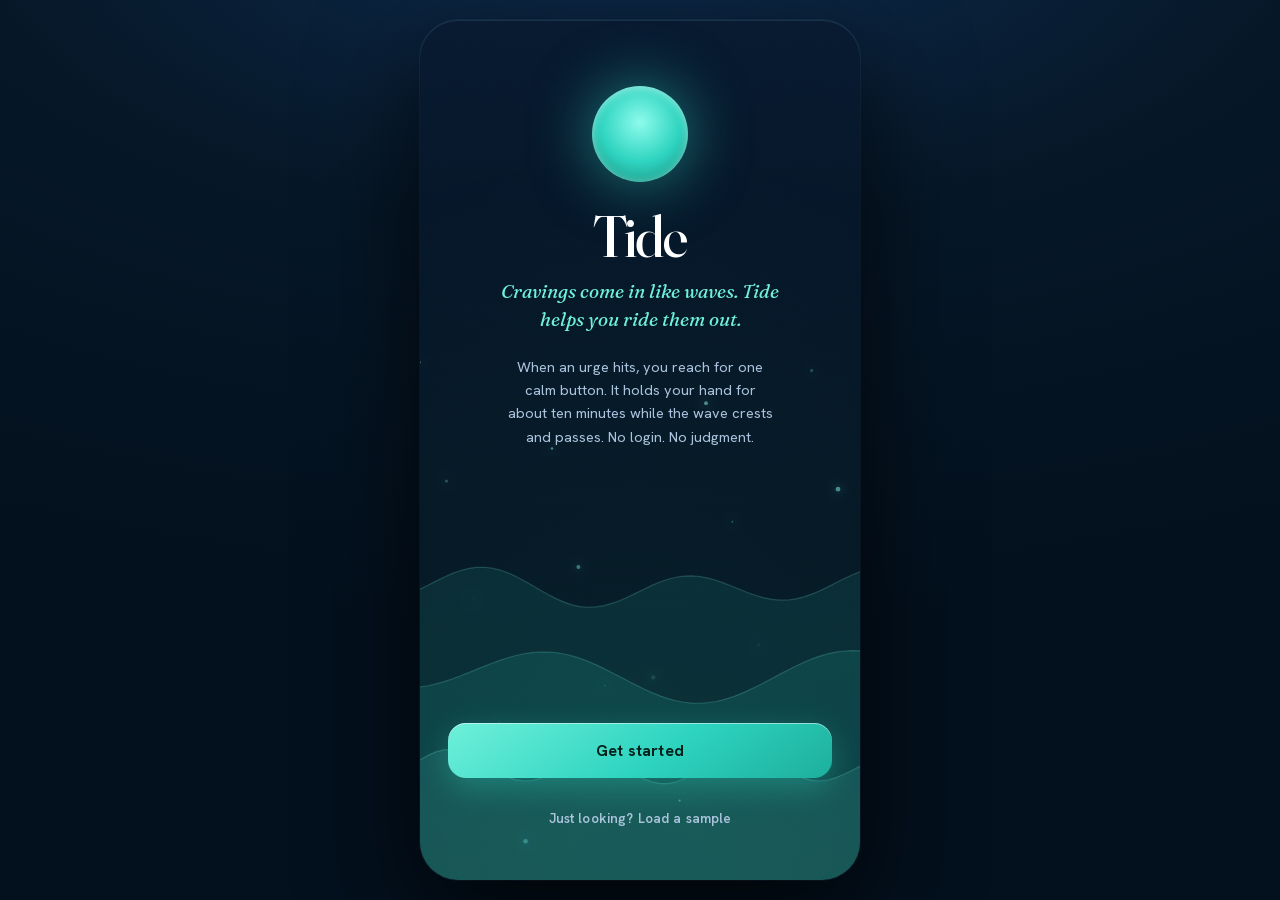
<file: index.html>
<!DOCTYPE html>
<html lang="en">
<head>
<meta charset="UTF-8">
<meta name="viewport" content="width=device-width, initial-scale=1.0, viewport-fit=cover, maximum-scale=1.0, user-scalable=no">
<title>Tide — ride the urge out</title>
<meta name="description" content="A pocket companion for the moment a craving peaks. One calm button runs a guided session to help you ride the wave out.">
<meta name="theme-color" content="#04101e">
<meta name="apple-mobile-web-app-capable" content="yes">
<meta name="mobile-web-app-capable" content="yes">
<meta name="apple-mobile-web-app-status-bar-style" content="black-translucent">
<meta name="apple-mobile-web-app-title" content="Tide">
<link rel="manifest" href="manifest.webmanifest">
<link rel="icon" href="favicon.svg" type="image/svg+xml">
<link rel="icon" href="icons/favicon-32.png" sizes="32x32" type="image/png">
<link rel="apple-touch-icon" href="icons/apple-touch-icon.png">
<link rel="preload" href="fonts/fraunces.woff2" as="font" type="font/woff2" crossorigin>
<link rel="preload" href="fonts/hanken.woff2" as="font" type="font/woff2" crossorigin>
<link rel="stylesheet" href="css/styles.css">
</head>
<body>

<main class="app" id="app">
  <canvas id="deep" aria-hidden="true"></canvas>

  <!-- ============ ONBOARDING ============ -->
  <section class="view onboard active" id="v-onboard">
    <div class="ob-inner">
      <div class="ob-step active" id="ob1">
        <div class="ob-mark"><span class="orb-mark"></span></div>
        <h1>Tide</h1>
        <p class="ob-tag">Cravings come in like waves. Tide helps you ride them out.</p>
        <p class="ob-body" style="text-align:center; margin-inline:auto">When an urge hits, you reach for one calm button. It holds your hand for about ten minutes while the wave crests and passes. No login. No judgment.</p>
        <button class="btn" onclick="ob('ob1','ob2')">Get started</button>
        <button class="btn link" onclick="seedAndExplore()">Just looking? Load a sample</button>
      </div>

      <div class="ob-step" id="ob2">
        <div class="eyebrow">A 60-second setup</div>
        <h2>What are you<br>working on?</h2>
        <p class="ob-body">Pick any that fit — you can change these later. One engine handles all three.</p>
        <div class="pick" id="ob-habits">
          <button type="button" data-habit="food"><span class="emoji">🍔</span> Food / snacking</button>
          <button type="button" data-habit="drink"><span class="emoji">🍷</span> Alcohol</button>
          <button type="button" data-habit="smoke"><span class="emoji">🚬</span> Smoking / vaping</button>
        </div>
        <button class="btn" id="ob2next" onclick="ob('ob2','ob3')" disabled>Next</button>
      </div>

      <div class="ob-step" id="ob3">
        <div class="eyebrow">Almost there</div>
        <h2>What should<br>we call you?</h2>
        <p class="ob-body">Optional — just so the app feels a little less like a stranger.</p>
        <input class="text-input" id="ob-name" type="text" placeholder="Your name (optional)" autocomplete="given-name">
        <h3 class="ob-sub">One reason you're doing this</h3>
        <p class="ob-body">We'll show this back to you mid-craving, in your own words.</p>
        <input class="text-input" id="ob-reason" type="text" placeholder="e.g. To wake up without that fog">
        <button class="btn" onclick="finishOnboarding()">Take me in</button>
      </div>
    </div>
  </section>

  <!-- ============ HOME ============ -->
  <section class="view" id="v-home">
    <div class="home-inner">
      <div class="greet">
        <div class="hi" id="greet-when">Welcome</div>
        <div class="day" id="greet-line">You've got this.</div>
      </div>
      <div class="urge-wrap">
        <div class="urge-stage">
          <span class="ripple r1"></span><span class="ripple r2"></span><span class="ripple r3"></span>
          <button class="urge-btn" onclick="startFlow()">I feel<br>the urge<small>tap &amp; breathe with me</small></button>
        </div>
        <div class="urge-cap">Open this the second a craving hits.</div>
      </div>
      <div class="stat-row" id="home-stats"></div>
      <button class="plan-link glass" id="home-plan" onclick="go('v-anchor')">🌙 <span>Set up your reasons for a tough moment</span><span class="chev">›</span></button>
      <button class="plan-link glass" id="home-ask" onclick="askClaude()">✦ <span>Talk it through with Claude</span><span class="chev">›</span></button>
    </div>
    <nav class="tabs" data-tab="home"></nav>
  </section>

  <!-- ============ INSIGHTS ============ -->
  <section class="view" id="v-insights">
    <div class="scroll">
      <div class="eyebrow">Quietly learned</div>
      <h2 class="sc">Your patterns</h2>
      <p class="sub">Built from the moments you've ridden out — never a logging chore.</p>
      <div id="insights-body"></div>
    </div>
    <nav class="tabs" data-tab="insights"></nav>
  </section>

  <!-- ============ ANCHOR ============ -->
  <section class="view" id="v-anchor">
    <div class="scroll">
      <div class="eyebrow">The why</div>
      <h2 class="sc">Your anchor</h2>
      <p class="sub">For when the wanting gets loud.</p>
      <div id="anchor-body"></div>
    </div>
    <nav class="tabs" data-tab="anchor"></nav>
  </section>

  <!-- ============ URGE FLOW ============ -->
  <section class="view flow" id="v-flow">
    <button class="close-x" onclick="confirmClose()" aria-label="Close">✕</button>
    <div class="flow-body">

      <div class="step active" id="s1">
        <div class="eyebrow label-top">Step 1 · name it</div>
        <h2>What are you<br>pulled toward?</h2>
        <p class="muted">Just name it. That's the whole ask for now.</p>
        <div class="pick" id="flow-habits"></div>
      </div>

      <div class="step" id="s1b">
        <div class="eyebrow label-top">Step 1 · name it</div>
        <h2>How strong<br>is it right now?</h2>
        <p class="muted">No right answer. We just want a before-and-after.</p>
        <div class="ival" id="ival">7</div>
        <div>
          <input type="range" min="1" max="10" value="7" id="islider">
          <div class="scaleends"><span>a whisper</span><span>overwhelming</span></div>
        </div>
        <button class="btn" onclick="next('s1b','s2'); startWave()">Ride it out with me →</button>
      </div>

      <div class="step" id="s2">
        <div class="eyebrow label-top">Step 2 · breathe</div>
        <div class="wavebox">
          <div class="breath-stage">
            <span class="breath-ring"></span>
            <div class="breath" id="breath"></div>
            <div class="breath-label" id="breathLabel">breathe in</div>
          </div>
          <div class="timer" id="timer">the wave usually crests in ~3 min</div>
          <div class="reassure" id="reassure">This feeling will rise, peak, and pass — whether or not you act on it. You don't have to do anything but watch it move.</div>
        </div>
        <button class="btn ghost" onclick="next('s2','s3')">Give me something to do</button>
        <button class="btn" onclick="next('s2','s4')">I'm steadier — keep going →</button>
      </div>

      <div class="step" id="s3">
        <div class="eyebrow label-top">Step 3 · do something</div>
        <h2 id="actTitle">Quick things<br>that help</h2>
        <p class="muted" id="actHint">Pick whatever you'll actually do. We'll learn which ones work for you.</p>
        <div class="actions-grid" id="actions-grid"></div>
        <button class="btn" onclick="next('s3','s4')">Done →</button>
      </div>

      <div class="step" id="s4">
        <div class="eyebrow label-top">Step 4 · remember why</div>
        <div class="anchor-card warm" id="flow-anchor"></div>
        <button class="btn sand" style="margin-top:22px" onclick="next('s4','s5')">I made it through →</button>
        <button class="btn ghost" onclick="next('s4','s5')">It's still rough</button>
      </div>

      <div class="step" id="s5">
        <div class="eyebrow label-top">Last step · how'd it go?</div>
        <h2>How did<br>that go?</h2>
        <p class="muted">Honest answers make your insights smarter. No wrong answer here.</p>
        <div class="outcome">
          <button class="o-good" onclick="setOutcome('good')">🌊 I rode it out</button>
          <button class="o-mid" onclick="setOutcome('mid')">🤏 Gave in a little</button>
          <button class="o-slip" onclick="setOutcome('slip')">💙 I gave in — and that's okay</button>
        </div>
      </div>

      <div class="step" id="s5b">
        <div class="eyebrow label-top">One last thing · skippable</div>
        <h2 id="reflectTitle">What set<br>it off?</h2>
        <p class="muted">Naming the cue is how Tide learns your patterns. Tap any that fit.</p>
        <div class="chips" id="trigger-chips"></div>
        <div style="margin-top:24px">
          <label class="muted" style="font-size:13px">Where's the urge now?</label>
          <div class="ival" id="aval" style="font-size:52px; margin-top:10px">4</div>
          <input type="range" min="1" max="10" value="4" id="aslider">
          <div class="scaleends"><span>gone quiet</span><span>still loud</span></div>
        </div>
        <button class="btn" onclick="logSession()">Save &amp; finish</button>
      </div>

      <div class="step" id="sdone">
        <div class="done-screen">
          <div class="done-orb" id="doneEmoji">🌊</div>
          <h2 id="doneTitle">That's one more<br>wave ridden.</h2>
          <p id="doneText">It crested and it passed — just like it always will. Logged quietly. Go be proud of yourself.</p>
          <button class="btn" style="margin-top:30px" onclick="go('v-home')">Back home</button>
        </div>
      </div>

    </div>
  </section>

  <!-- ============ ASK CLAUDE ============ -->
  <section class="view flow" id="v-ask">
    <button class="close-x" onclick="closeAsk()" aria-label="Close">✕</button>
    <div class="flow-body">
      <div class="eyebrow label-top">A second perspective</div>
      <h2>Talk it through<br>with Claude</h2>
      <p class="muted">We've drafted a message from your own patterns — your reasons, what tends to set you off, what's helped before. Read it, change anything that's off, then open it in Claude for a kind, judgment-free second opinion.</p>
      <textarea class="ask-area" id="ask-text" spellcheck="false"></textarea>
      <div class="ask-note" id="ask-hint">Nothing leaves your phone until you tap below and send it yourself.</div>
      <button class="btn" onclick="openInClaude()">Open in Claude →</button>
      <button class="btn ghost" onclick="copyPrompt()">Copy the message</button>
    </div>
  </section>

  <!-- install banner -->
  <div class="install-banner" id="install-banner">
    <span>Add Tide to your home screen so it's one tap away.</span>
    <button id="install-btn">Install</button>
    <button id="install-dismiss" aria-label="Dismiss">✕</button>
  </div>

</main>

<script src="js/app.js"></script>
</body>
</html>
</file>
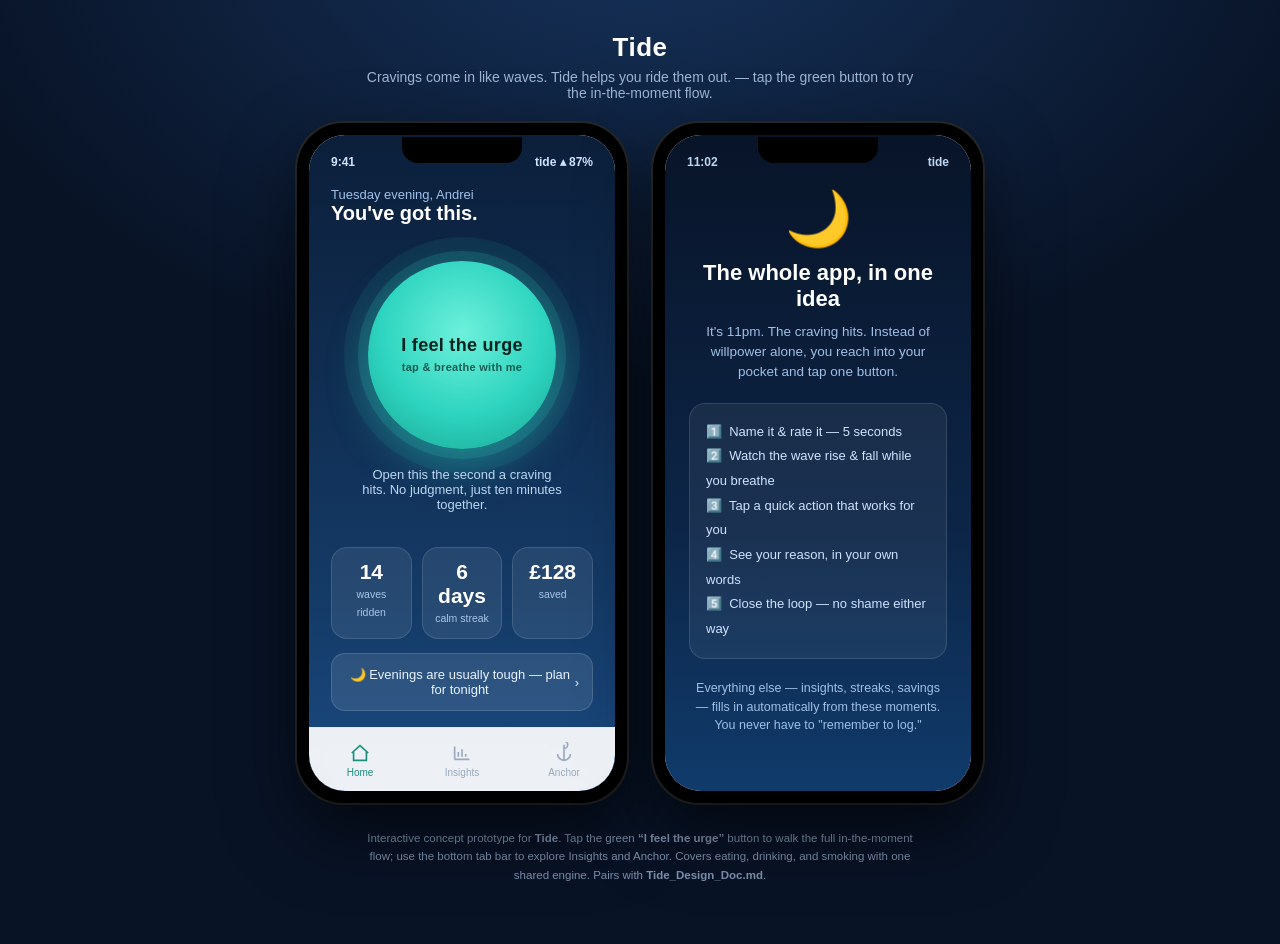
<file: Tide_Prototype.html>
<!DOCTYPE html>
<html lang="en">
<head>
<meta charset="UTF-8">
<meta name="viewport" content="width=device-width, initial-scale=1.0">
<title>Tide — Interactive Prototype</title>
<style>
  :root{
    --navy:#0B1F3A; --navy2:#102a4c; --teal:#2DD4BF; --teal-dim:#1c8f80;
    --sand:#F5E6CA; --ink:#0B1F3A; --mist:#9fb3c8; --card:#ffffff;
    --soft:#eef3f8; --danger:#e8896b; --ok:#2DD4BF;
  }
  *{box-sizing:border-box; -webkit-tap-highlight-color:transparent;}
  html,body{margin:0; padding:0;}
  body{
    font-family:-apple-system,BlinkMacSystemFont,"Segoe UI",Inter,Roboto,sans-serif;
    background:radial-gradient(1200px 800px at 50% -10%, #16335c, #081326 60%);
    min-height:100vh; display:flex; flex-direction:column; align-items:center;
    color:var(--ink); padding:32px 16px 60px;
  }
  .lead{color:#cfe0f0; text-align:center; max-width:560px; margin:0 auto 22px;}
  .lead h1{font-size:26px; margin:0 0 6px; color:#fff; letter-spacing:.5px;}
  .lead p{margin:0; font-size:14px; color:#9fb6d2;}
  .stage{display:flex; gap:26px; flex-wrap:wrap; justify-content:center; align-items:flex-start;}

  /* phone frame */
  .phone{
    width:330px; height:680px; background:#000; border-radius:46px;
    padding:12px; box-shadow:0 30px 70px rgba(0,0,0,.55), 0 0 0 2px #2a2a2a;
    position:relative; flex:0 0 auto;
  }
  .notch{position:absolute; top:14px; left:50%; transform:translateX(-50%); width:120px; height:26px; background:#000; border-radius:0 0 16px 16px; z-index:30;}
  .screen{
    position:absolute; inset:12px; border-radius:36px; overflow:hidden; background:var(--soft);
  }
  .view{position:absolute; inset:0; display:none; flex-direction:column; animation:fade .45s ease;}
  .view.active{display:flex;}
  @keyframes fade{from{opacity:0; transform:translateY(6px);} to{opacity:1; transform:none;}}

  .statusbar{height:38px; display:flex; align-items:flex-end; justify-content:space-between; padding:0 22px 4px; font-size:12px; font-weight:600; color:var(--navy);}
  .view.dark .statusbar{color:#dbe9ff;}

  .scroll{flex:1; overflow-y:auto; padding:6px 20px 90px;}
  .scroll::-webkit-scrollbar{display:none;}

  /* tab bar */
  .tabs{position:absolute; bottom:0; left:0; right:0; height:64px; background:rgba(255,255,255,.92);
    backdrop-filter:blur(8px); border-top:1px solid #e2e9f1; display:flex; z-index:20;}
  .tab{flex:1; display:flex; flex-direction:column; align-items:center; justify-content:center; gap:3px; font-size:10px; color:#9aa9bd; cursor:pointer;}
  .tab svg{width:22px; height:22px; stroke:#9aa9bd; fill:none; stroke-width:1.8;}
  .tab.on{color:var(--teal-dim);} .tab.on svg{stroke:var(--teal-dim);}

  h2.sc{font-size:22px; margin:8px 2px 2px; color:var(--navy);}
  .sub{color:#7e8ea1; font-size:13px; margin:0 2px 16px;}

  /* HOME */
  .home{background:linear-gradient(180deg,#0B1F3A,#143a66 70%, #1a4a82); color:#eaf3ff;}
  .home .statusbar{color:#cfe2ff;}
  .home-inner{flex:1; display:flex; flex-direction:column; align-items:center; padding:10px 22px 80px;}
  .greet{align-self:flex-start; margin-top:4px;}
  .greet .hi{font-size:13px; color:#9fc2ea;}
  .greet .day{font-size:20px; font-weight:700; color:#fff;}
  .urge-wrap{flex:1; display:flex; flex-direction:column; align-items:center; justify-content:center; gap:18px;}
  .urge-btn{
    width:188px; height:188px; border-radius:50%; border:none; cursor:pointer; color:#04221d;
    background:radial-gradient(circle at 50% 38%, #6df0db, #2DD4BF 55%, #1aa492);
    box-shadow:0 0 0 10px rgba(45,212,191,.16), 0 0 0 24px rgba(45,212,191,.08), 0 18px 40px rgba(45,212,191,.35);
    font-size:18px; font-weight:800; letter-spacing:.3px; line-height:1.25;
    animation:pulse 3.4s ease-in-out infinite;
  }
  .urge-btn small{display:block; font-weight:600; font-size:11px; opacity:.7; margin-top:4px;}
  @keyframes pulse{0%,100%{box-shadow:0 0 0 10px rgba(45,212,191,.16),0 0 0 24px rgba(45,212,191,.06),0 18px 40px rgba(45,212,191,.3); transform:scale(1);} 50%{box-shadow:0 0 0 16px rgba(45,212,191,.20),0 0 0 36px rgba(45,212,191,.05),0 18px 46px rgba(45,212,191,.45); transform:scale(1.03);}}
  .urge-cap{color:#bcd6f3; font-size:13px; text-align:center; max-width:200px;}
  .stat-row{display:flex; gap:10px; width:100%;}
  .stat{flex:1; background:rgba(255,255,255,.08); border:1px solid rgba(255,255,255,.12); border-radius:16px; padding:12px; text-align:center;}
  .stat b{display:block; font-size:21px; color:#fff;}
  .stat span{font-size:10.5px; color:#a9c6e8;}
  .plan-link{margin-top:14px; width:100%; background:rgba(255,255,255,.10); border:1px solid rgba(255,255,255,.14); color:#eaf3ff; border-radius:14px; padding:13px; font-size:13px; cursor:pointer; display:flex; justify-content:space-between; align-items:center;}

  /* cards */
  .card{background:#fff; border-radius:18px; padding:16px; margin-bottom:13px; box-shadow:0 6px 18px rgba(13,40,80,.06);}
  .card h3{margin:0 0 4px; font-size:15px; color:var(--navy);}
  .card p{margin:0; font-size:12.5px; color:#7e8ea1; line-height:1.5;}

  /* URGE FLOW */
  .flow{background:linear-gradient(180deg,#081428,#0c2547 60%,#103b6b);}
  .flow .statusbar{color:#bcd6f3;}
  .flow-body{flex:1; display:flex; flex-direction:column; padding:8px 24px 28px; color:#eaf3ff; overflow-y:auto;}
  .flow-body::-webkit-scrollbar{display:none;}
  .step{display:none; flex:1; flex-direction:column; animation:fade .4s ease;}
  .step.active{display:flex;}
  .close-x{position:absolute; top:42px; right:22px; z-index:40; width:30px; height:30px; border-radius:50%; background:rgba(255,255,255,.12); color:#fff; border:none; font-size:16px; cursor:pointer;}
  .flow h2{font-size:23px; margin:14px 0 4px; color:#fff;}
  .flow .muted{color:#9fc0e6; font-size:13.5px; margin:0 0 22px; line-height:1.5;}

  .pick{display:flex; flex-direction:column; gap:12px; margin-top:6px;}
  .pick button{display:flex; align-items:center; gap:14px; padding:16px; border-radius:16px; border:1px solid rgba(255,255,255,.15); background:rgba(255,255,255,.06); color:#eaf3ff; font-size:16px; font-weight:600; cursor:pointer; transition:.2s;}
  .pick button:hover{background:rgba(45,212,191,.16); border-color:var(--teal);}
  .pick .emoji{font-size:24px;}

  .slider-wrap{margin-top:26px;}
  .slider-wrap label{font-size:13px; color:#9fc0e6;}
  input[type=range]{width:100%; margin:14px 0 6px; accent-color:var(--teal);}
  .ival{font-size:46px; font-weight:800; color:var(--teal); text-align:center;}
  .scaleends{display:flex; justify-content:space-between; font-size:11px; color:#7e9ec4;}

  .btn{margin-top:auto; background:var(--teal); color:#04221d; border:none; border-radius:15px; padding:16px; font-size:16px; font-weight:800; cursor:pointer;}
  .btn.ghost{background:rgba(255,255,255,.10); color:#eaf3ff; border:1px solid rgba(255,255,255,.18); margin-top:12px;}
  .btn.sand{background:var(--sand); color:#6b4f1d;}

  /* wave breathing screen */
  .wavebox{flex:1; display:flex; flex-direction:column; align-items:center; justify-content:center; position:relative;}
  .ring{width:210px; height:210px; border-radius:50%; display:flex; align-items:center; justify-content:center; position:relative;}
  .breath{width:150px; height:150px; border-radius:50%; background:radial-gradient(circle at 50% 40%, rgba(109,240,219,.9), rgba(45,212,191,.35)); box-shadow:0 0 50px rgba(45,212,191,.5); animation:breathe 10s ease-in-out infinite;}
  @keyframes breathe{0%{transform:scale(.62);} 40%{transform:scale(1.18);} 50%{transform:scale(1.18);} 90%{transform:scale(.62);} 100%{transform:scale(.62);}}
  .breath-label{position:absolute; font-size:15px; font-weight:700; color:#04221d;}
  .timer{font-size:15px; color:#bcd6f3; margin-top:8px; letter-spacing:.5px;}
  .reassure{color:#cfe2ff; font-size:15px; text-align:center; line-height:1.55; margin:18px 8px 0; min-height:66px;}
  .wave-svg{position:absolute; bottom:0; left:0; right:0; width:100%; height:120px; opacity:.5;}

  .actions-grid{display:grid; grid-template-columns:1fr 1fr; gap:11px; margin-top:8px;}
  .qa{background:rgba(255,255,255,.07); border:1px solid rgba(255,255,255,.14); border-radius:15px; padding:15px 10px; text-align:center; cursor:pointer; color:#eaf3ff; transition:.2s;}
  .qa:hover{background:rgba(45,212,191,.15); border-color:var(--teal);}
  .qa .e{font-size:26px; display:block; margin-bottom:7px;}
  .qa .t{font-size:12.5px; font-weight:600;}
  .qa.done{background:rgba(45,212,191,.22); border-color:var(--teal);}

  /* anchor card inside flow */
  .anchor-card{background:linear-gradient(160deg,#f7ead0,#efd9ad); border-radius:22px; padding:22px; color:#5c4318; text-align:center; box-shadow:0 14px 30px rgba(0,0,0,.3);}
  .anchor-card .photo{width:96px; height:96px; border-radius:50%; margin:4px auto 14px; background:linear-gradient(135deg,#c9a24a,#8a6520); display:flex; align-items:center; justify-content:center; font-size:42px;}
  .anchor-card blockquote{font-size:17px; font-weight:700; line-height:1.45; margin:0 0 14px; color:#4a3712;}
  .anchor-card .from{font-size:12px; color:#8a6f3c;}
  .anchor-mini{display:flex; gap:10px; margin-top:16px;}
  .anchor-mini div{flex:1; background:rgba(255,255,255,.45); border-radius:12px; padding:10px; text-align:center;}
  .anchor-mini b{display:block; font-size:18px; color:#5c4318;}
  .anchor-mini span{font-size:10px; color:#8a6f3c;}

  .outcome{display:flex; flex-direction:column; gap:12px; margin-top:14px;}
  .outcome button{padding:16px; border-radius:15px; border:none; font-size:15px; font-weight:700; cursor:pointer; text-align:left; display:flex; align-items:center; gap:12px;}
  .o-good{background:var(--teal); color:#04221d;}
  .o-mid{background:rgba(245,230,202,.95); color:#6b4f1d;}
  .o-slip{background:rgba(255,255,255,.10); color:#eaf3ff; border:1px solid rgba(255,255,255,.2);}

  .done-screen{flex:1; display:flex; flex-direction:column; align-items:center; justify-content:center; text-align:center; padding:0 10px;}
  .done-screen .big{font-size:60px; margin-bottom:8px;}
  .done-screen h2{font-size:26px;}
  .done-screen p{color:#bcd6f3; font-size:14px; line-height:1.55;}

  /* INSIGHTS */
  .light .statusbar{color:var(--navy);}
  .heat{display:grid; grid-template-columns:repeat(8,1fr); gap:4px; margin-top:6px;}
  .heat div{aspect-ratio:1; border-radius:4px;}
  .legend{display:flex; align-items:center; gap:6px; font-size:10px; color:#9aa9bd; margin-top:8px;}
  .legend i{width:12px; height:12px; border-radius:3px; display:inline-block;}
  .bar{height:9px; border-radius:6px; background:#e7eef5; overflow:hidden; margin:7px 0 2px;}
  .bar i{display:block; height:100%; background:linear-gradient(90deg,#2DD4BF,#1c8f80); border-radius:6px;}
  .trigtag{display:flex; justify-content:space-between; font-size:12.5px; color:#54657a; margin-top:9px;}
  .winrate{font-size:40px; font-weight:800; color:var(--teal-dim);}
  .savings{display:flex; gap:10px; margin-top:4px;}
  .savings .s{flex:1; background:#0B1F3A; color:#eaf3ff; border-radius:14px; padding:13px; text-align:center;}
  .savings .s b{display:block; font-size:19px; color:var(--teal);}
  .savings .s span{font-size:10px; color:#a9c6e8;}

  /* ANCHOR tab */
  .reason-row{display:flex; align-items:center; gap:10px; padding:11px 0; border-bottom:1px solid #eef2f7; font-size:13.5px; color:#3f5066;}
  .reason-row .dot{width:8px; height:8px; border-radius:50%; background:var(--teal); flex:0 0 auto;}
  .person{display:flex; align-items:center; gap:12px; padding:11px; background:#fff; border-radius:14px; margin-bottom:10px; box-shadow:0 4px 12px rgba(13,40,80,.05);}
  .person .av{width:40px; height:40px; border-radius:50%; background:linear-gradient(135deg,#2DD4BF,#1c8f80); color:#fff; display:flex; align-items:center; justify-content:center; font-weight:700;}
  .person .meta b{display:block; font-size:13.5px; color:var(--navy);} .person .meta span{font-size:11px; color:#9aa9bd;}
  .person button{margin-left:auto; background:#eef7f5; color:var(--teal-dim); border:none; border-radius:10px; padding:8px 12px; font-size:11px; font-weight:700; cursor:pointer;}

  .pillbar{display:flex; gap:7px; margin:2px 0 14px; flex-wrap:wrap;}
  .pill{font-size:11px; padding:6px 11px; border-radius:20px; background:#eef3f8; color:#5e6f84; font-weight:600;}
  .pill.on{background:var(--teal); color:#04221d;}

  .hint{font-size:12px; color:#8aa0bd; text-align:center; margin-top:14px; max-width:330px;}
  .note{font-size:11.5px; color:#7e93b0; max-width:560px; text-align:center; margin:26px auto 0; line-height:1.6;}
  .label-top{font-size:11px; letter-spacing:1.5px; text-transform:uppercase; color:#7e9ec4; margin-top:4px;}
</style>
</head>
<body>

<div class="lead">
  <h1>Tide</h1>
  <p>Cravings come in like waves. Tide helps you ride them out. — tap the green button to try the in-the-moment flow.</p>
</div>

<div class="stage">
  <!-- ============ PHONE 1 : main app ============ -->
  <div class="phone">
    <div class="notch"></div>
    <div class="screen">

      <!-- HOME -->
      <div class="view active home" id="v-home">
        <div class="statusbar"><span>9:41</span><span>tide ▴ 87%</span></div>
        <div class="home-inner">
          <div class="greet" style="width:100%">
            <div class="hi">Tuesday evening, Andrei</div>
            <div class="day">You've got this.</div>
          </div>
          <div class="urge-wrap">
            <button class="urge-btn" onclick="startFlow()">I feel the urge<small>tap & breathe with me</small></button>
            <div class="urge-cap">Open this the second a craving hits. No judgment, just ten minutes together.</div>
          </div>
          <div class="stat-row">
            <div class="stat"><b>14</b><span>waves ridden</span></div>
            <div class="stat"><b>6 days</b><span>calm streak</span></div>
            <div class="stat"><b>£128</b><span>saved</span></div>
          </div>
          <button class="plan-link" onclick="go('v-insights')">🌙 Evenings are usually tough — plan for tonight<span>›</span></button>
        </div>
        <div class="tabs">
          <div class="tab on"><svg viewBox="0 0 24 24"><path d="M3 12l9-8 9 8M5 10v10h14V10"/></svg>Home</div>
          <div class="tab" onclick="go('v-insights')"><svg viewBox="0 0 24 24"><path d="M4 19V5M4 19h16M8 16v-5M12 16V8M16 16v-3"/></svg>Insights</div>
          <div class="tab" onclick="go('v-anchor')"><svg viewBox="0 0 24 24"><path d="M12 3v18M12 7a4 4 0 100-8M5 13a7 7 0 0014 0"/></svg>Anchor</div>
        </div>
      </div>

      <!-- INSIGHTS -->
      <div class="view light" id="v-insights" style="background:var(--soft)">
        <div class="statusbar"><span>9:41</span><span>tide ▴ 87%</span></div>
        <div class="scroll">
          <h2 class="sc">Your patterns</h2>
          <p class="sub">Built quietly from the moments you've ridden out.</p>

          <div class="card">
            <h3>Win rate</h3>
            <div class="winrate">79%</div>
            <p>of urges ridden out this month — up from 61% in April.</p>
          </div>

          <div class="card">
            <h3>When urges hit</h3>
            <div class="heat" id="heat"></div>
            <div class="legend"><span>Mon</span><i style="background:#e7eef5"></i><i style="background:#bfe9e2"></i><i style="background:#6fd9c9"></i><i style="background:#2DD4BF"></i><i style="background:#1c8f80"></i><span>9–11pm peaks</span></div>
          </div>

          <div class="card">
            <h3>What sets them off</h3>
            <div class="trigtag"><span>Stress / after work</span><span>41%</span></div>
            <div class="bar"><i style="width:41%"></i></div>
            <div class="trigtag"><span>Boredom in the evening</span><span>28%</span></div>
            <div class="bar"><i style="width:28%"></i></div>
            <div class="trigtag"><span>Social / others doing it</span><span>19%</span></div>
            <div class="bar"><i style="width:19%"></i></div>
            <div class="trigtag"><span>After a meal</span><span>12%</span></div>
            <div class="bar"><i style="width:12%"></i></div>
          </div>

          <div class="card">
            <h3>What actually helps you</h3>
            <p style="margin-bottom:8px">Ranked by how often it ended in riding the wave out:</p>
            <div class="trigtag"><span>🚶 60-second walk</span><span>88%</span></div>
            <div class="bar"><i style="width:88%"></i></div>
            <div class="trigtag"><span>💧 Glass of water</span><span>74%</span></div>
            <div class="bar"><i style="width:74%"></i></div>
            <div class="trigtag"><span>💬 Texting Sam</span><span>69%</span></div>
            <div class="bar"><i style="width:69%"></i></div>
          </div>

          <div class="card">
            <h3>What you've kept</h3>
            <div class="savings">
              <div class="s"><b>£128</b><span>not spent</span></div>
              <div class="s"><b>42</b><span>cigs skipped</span></div>
              <div class="s"><b>19</b><span>drinks passed</span></div>
            </div>
          </div>
        </div>
        <div class="tabs">
          <div class="tab" onclick="go('v-home')"><svg viewBox="0 0 24 24"><path d="M3 12l9-8 9 8M5 10v10h14V10"/></svg>Home</div>
          <div class="tab on"><svg viewBox="0 0 24 24"><path d="M4 19V5M4 19h16M8 16v-5M12 16V8M16 16v-3"/></svg>Insights</div>
          <div class="tab" onclick="go('v-anchor')"><svg viewBox="0 0 24 24"><path d="M12 3v18M12 7a4 4 0 100-8M5 13a7 7 0 0014 0"/></svg>Anchor</div>
        </div>
      </div>

      <!-- ANCHOR -->
      <div class="view light" id="v-anchor" style="background:var(--soft)">
        <div class="statusbar"><span>9:41</span><span>tide ▴ 87%</span></div>
        <div class="scroll">
          <h2 class="sc">Your anchor</h2>
          <p class="sub">The why, for when the wanting gets loud.</p>

          <div class="pillbar">
            <span class="pill on">All</span><span class="pill">🍔 Food</span><span class="pill">🍷 Drink</span><span class="pill">🚬 Smoke</span>
          </div>

          <div class="card">
            <h3>Why I'm doing this</h3>
            <div class="reason-row"><span class="dot"></span>I want to wake up without that fog.</div>
            <div class="reason-row"><span class="dot"></span>To be around for the kids at 70.</div>
            <div class="reason-row"><span class="dot"></span>I'm tired of money going up in smoke.</div>
            <div class="reason-row" style="border:none"><span class="dot"></span>I want to prove to myself I can.</div>
          </div>

          <div class="card" style="background:linear-gradient(160deg,#f7ead0,#efd9ad)">
            <h3 style="color:#5c4318">A note from a strong day</h3>
            <p style="color:#6b4f1d; font-style:italic">"Future me — if you're reading this mid-craving, you already know it passes. Drink some water, go outside, and you'll be so glad in twenty minutes that you didn't. I'm proud of you. — May 2nd"</p>
          </div>

          <div class="card">
            <h3>My anchor people</h3>
            <p style="margin-bottom:10px">One tap during a tough moment sends a pre-written "having a hard time" text.</p>
            <div class="person"><div class="av">S</div><div class="meta"><b>Sam</b><span>Best friend</span></div><button>Text</button></div>
            <div class="person" style="margin-bottom:0"><div class="av">M</div><div class="meta"><b>Mum</b><span>Always picks up</span></div><button>Text</button></div>
          </div>

          <div class="card">
            <h3>My if-then plans</h3>
            <p>If I get the <b>after-dinner smoke urge</b> → brush teeth + start a podcast.</p>
            <p style="margin-top:8px">If I want a <b>drink after a stressful day</b> → fizzy water + 10-min walk first.</p>
          </div>
        </div>
        <div class="tabs">
          <div class="tab" onclick="go('v-home')"><svg viewBox="0 0 24 24"><path d="M3 12l9-8 9 8M5 10v10h14V10"/></svg>Home</div>
          <div class="tab" onclick="go('v-insights')"><svg viewBox="0 0 24 24"><path d="M4 19V5M4 19h16M8 16v-5M12 16V8M16 16v-3"/></svg>Insights</div>
          <div class="tab on"><svg viewBox="0 0 24 24"><path d="M12 3v18M12 7a4 4 0 100-8M5 13a7 7 0 0014 0"/></svg>Anchor</div>
        </div>
      </div>

      <!-- ===== URGE FLOW (overlays) ===== -->
      <div class="view flow" id="v-flow">
        <button class="close-x" onclick="go('v-home')">✕</button>
        <div class="statusbar"><span>9:41</span><span>tide</span></div>
        <div class="flow-body">

          <!-- step 1: name it -->
          <div class="step active" id="s1">
            <div class="label-top">Step 1 of 4</div>
            <h2>What are you feeling pulled toward?</h2>
            <p class="muted">Just name it. That's the whole ask for now.</p>
            <div class="pick">
              <button onclick="setHabit('Food','🍔'); next('s1','s1b')"><span class="emoji">🍔</span> Food / snacking</button>
              <button onclick="setHabit('a drink','🍷'); next('s1','s1b')"><span class="emoji">🍷</span> A drink</button>
              <button onclick="setHabit('a cigarette','🚬'); next('s1','s1b')"><span class="emoji">🚬</span> Cigarette / vape</button>
            </div>
          </div>

          <!-- step 1b: intensity -->
          <div class="step" id="s1b">
            <div class="label-top">Step 1 of 4</div>
            <h2>How strong is it right now?</h2>
            <p class="muted">No right answer. We just want a before-and-after.</p>
            <div class="ival" id="ival">7</div>
            <div class="slider-wrap">
              <input type="range" min="1" max="10" value="7" id="islider" oninput="document.getElementById('ival').textContent=this.value">
              <div class="scaleends"><span>a whisper</span><span>overwhelming</span></div>
            </div>
            <button class="btn" onclick="next('s1b','s2'); startWave()">Ride it out with me →</button>
          </div>

          <!-- step 2: wave -->
          <div class="step" id="s2">
            <div class="label-top">Step 2 of 4 · breathe</div>
            <div class="wavebox">
              <div class="ring"><div class="breath"></div><div class="breath-label" id="breathLabel">breathe in</div></div>
              <div class="timer" id="timer">the wave usually crests in ~3 min</div>
              <div class="reassure" id="reassure">This feeling will rise, peak, and pass — whether or not you act on it. You don't have to do anything but watch it move.</div>
              <svg class="wave-svg" viewBox="0 0 400 120" preserveAspectRatio="none">
                <path id="wavePath" fill="rgba(45,212,191,0.4)" d="M0,80 Q50,60 100,80 T200,80 T300,80 T400,80 V120 H0 Z"/>
              </svg>
            </div>
            <button class="btn ghost" onclick="next('s2','s3')">Give me something to do</button>
            <button class="btn" onclick="next('s2','s4')">I'm steadier — keep going →</button>
          </div>

          <!-- step 3: actions -->
          <div class="step" id="s3">
            <div class="label-top">Step 3 · do something</div>
            <h2 id="actTitle">Quick things that help</h2>
            <p class="muted">Pick one. Tested against your own history — the walk works best for you.</p>
            <div class="actions-grid">
              <div class="qa" onclick="this.classList.toggle('done')"><span class="e">💧</span><span class="t">Glass of water</span></div>
              <div class="qa" onclick="this.classList.toggle('done')"><span class="e">🚶</span><span class="t">60-sec walk</span></div>
              <div class="qa" onclick="this.classList.toggle('done')"><span class="e">💬</span><span class="t">Text Sam</span></div>
              <div class="qa" onclick="this.classList.toggle('done')"><span class="e">🪥</span><span class="t">Brush teeth</span></div>
              <div class="qa" onclick="this.classList.toggle('done')"><span class="e">🎮</span><span class="t">2-min game</span></div>
              <div class="qa" onclick="this.classList.toggle('done')"><span class="e">🫁</span><span class="t">10 deep breaths</span></div>
            </div>
            <button class="btn" onclick="next('s3','s4')">Done →</button>
          </div>

          <!-- step 4: anchor -->
          <div class="step" id="s4">
            <div class="label-top">Step 4 · remember why</div>
            <div class="anchor-card">
              <div class="photo">👨‍👧</div>
              <blockquote>"To be around for the kids at 70."</blockquote>
              <div class="from">— your reason, in your words</div>
              <div class="anchor-mini">
                <div><b>£128</b><span>saved so far</span></div>
                <div><b>6 days</b><span>going strong</span></div>
              </div>
            </div>
            <button class="btn sand" style="margin-top:22px" onclick="next('s4','s5')">I made it through →</button>
            <button class="btn ghost" onclick="next('s4','s5')">It's still rough</button>
          </div>

          <!-- step 5: close loop -->
          <div class="step" id="s5">
            <div class="label-top">Last step · how'd it go?</div>
            <h2>How did that go?</h2>
            <p class="muted">Honest answers make your insights smarter. No wrong answer here.</p>
            <div class="outcome">
              <button class="o-good" onclick="finish('good')">🌊 I rode it out</button>
              <button class="o-mid" onclick="finish('mid')">🤏 Gave in a little</button>
              <button class="o-slip" onclick="finish('slip')">💙 I gave in — and that's okay</button>
            </div>
          </div>

          <!-- done -->
          <div class="step" id="sdone">
            <div class="done-screen">
              <div class="big" id="doneEmoji">🌊</div>
              <h2 id="doneTitle">That's one more wave ridden.</h2>
              <p id="doneText">It crested and it passed — just like it always will. Logged quietly. Go be proud of yourself.</p>
              <button class="btn" style="margin-top:26px; width:100%" onclick="go('v-home')">Back home</button>
            </div>
          </div>

        </div>
      </div>

    </div>
  </div>

  <!-- ============ side caption phone : the moment ============ -->
  <div class="phone">
    <div class="notch"></div>
    <div class="screen">
      <div class="view active flow" style="background:linear-gradient(180deg,#081428,#0c2547 60%,#103b6b)">
        <div class="statusbar"><span>11:02</span><span>tide</span></div>
        <div class="flow-body" style="justify-content:center">
          <div style="text-align:center; color:#eaf3ff">
            <div style="font-size:54px; margin-bottom:10px">🌙</div>
            <h2 style="font-size:22px; margin:0 0 10px">The whole app, in one idea</h2>
            <p class="muted" style="margin-bottom:20px">It's 11pm. The craving hits. Instead of willpower alone, you reach into your pocket and tap one button.</p>
            <div style="text-align:left; background:rgba(255,255,255,.06); border:1px solid rgba(255,255,255,.12); border-radius:16px; padding:16px; font-size:13px; line-height:1.9; color:#cfe2ff">
              <div>1️⃣ &nbsp;Name it &amp; rate it — 5 seconds</div>
              <div>2️⃣ &nbsp;Watch the wave rise &amp; fall while you breathe</div>
              <div>3️⃣ &nbsp;Tap a quick action that works for you</div>
              <div>4️⃣ &nbsp;See your reason, in your own words</div>
              <div>5️⃣ &nbsp;Close the loop — no shame either way</div>
            </div>
            <p class="muted" style="margin-top:20px; font-size:12.5px">Everything else — insights, streaks, savings — fills in automatically from these moments. You never have to "remember to log."</p>
          </div>
        </div>
      </div>
    </div>
  </div>
</div>

<p class="note">Interactive concept prototype for <b>Tide</b>. Tap the green <b>“I feel the urge”</b> button to walk the full in-the-moment flow; use the bottom tab bar to explore Insights and Anchor. Covers eating, drinking, and smoking with one shared engine. Pairs with <b>Tide_Design_Doc.md</b>.</p>

<script>
  function go(id){
    document.querySelectorAll('.view').forEach(v=>v.classList.remove('active'));
    document.getElementById(id).classList.add('active');
    if(id==='v-home') resetFlow();
    stopWave();
  }
  function startFlow(){ resetFlow(); go('v-flow'); }
  function next(from,to){
    document.getElementById(from).classList.remove('active');
    document.getElementById(to).classList.add('active');
    if(to!=='s2') stopWave();
  }
  function resetFlow(){
    ['s1b','s2','s3','s4','s5','sdone'].forEach(s=>document.getElementById(s).classList.remove('active'));
    document.getElementById('s1').classList.add('active');
    document.querySelectorAll('.qa').forEach(q=>q.classList.remove('done'));
    document.getElementById('islider').value=7; document.getElementById('ival').textContent='7';
  }
  let habit='it';
  function setHabit(name,emoji){
    habit=name;
    document.getElementById('actTitle').textContent = 'Quick things instead of '+name;
  }

  // wave + breathing timer
  let waveTimer=null, sec=0;
  const phases=[
    {t:0, label:'breathe in'},
    {t:4, label:'hold'},
    {t:5, label:'breathe out'},
  ];
  const reassures=[
    "This feeling will rise, peak, and pass — whether or not you act on it. You don't have to do anything but watch it move.",
    "Notice where you feel it in your body. You're not fighting it. You're just letting it be there.",
    "Cravings are loudest right before they fade. You're near the top of the wave now.",
    "Feel that? It's already starting to soften. You're doing the hard part by just staying.",
    "Almost through. Every second you wait, it loses a little more of its grip."
  ];
  function startWave(){
    sec=0; stopWave();
    waveTimer=setInterval(()=>{
      sec++;
      const phase = (sec%10);
      const lbl = phase<4 ? 'breathe in' : (phase<5?'hold':'breathe out');
      document.getElementById('breathLabel').textContent = lbl;
      const remain = Math.max(0,180-sec);
      const m=Math.floor(remain/60), s=remain%60;
      document.getElementById('timer').textContent = remain>0
        ? `riding the wave · ${m}:${s.toString().padStart(2,'0')} left`
        : 'the wave has passed 🌊';
      const idx = Math.min(reassures.length-1, Math.floor(sec/20));
      document.getElementById('reassure').textContent = reassures[idx];
    },1000);
  }
  function stopWave(){ if(waveTimer){clearInterval(waveTimer); waveTimer=null;} }

  function finish(kind){
    const e=document.getElementById('doneEmoji'), t=document.getElementById('doneTitle'), p=document.getElementById('doneText');
    if(kind==='good'){ e.textContent='🌊'; t.textContent="That's one more wave ridden."; p.textContent="It crested and it passed — just like it always will. Logged quietly. Go be proud of yourself."; }
    else if(kind==='mid'){ e.textContent='🌤️'; t.textContent="You slowed it down — that counts."; p.textContent="A little is not the same as a lot. You stayed aware the whole time, and that's the muscle we're building."; }
    else { e.textContent='💙'; t.textContent="Okay. That happened."; p.textContent="It doesn't erase your 6 days or your reasons. Want to note what set it off? It'll make tomorrow's urge easier to spot."; }
    next('s5','sdone'); stopWave();
  }

  // build heatmap
  const heat=document.getElementById('heat');
  const cols=['#e7eef5','#bfe9e2','#6fd9c9','#2DD4BF','#1c8f80'];
  for(let i=0;i<56;i++){
    const d=document.createElement('div');
    let lvl=Math.floor(Math.random()*3);
    // bias evenings (every 7th-ish col bottom rows) toward hot
    if(i%7>=5) lvl=3+Math.floor(Math.random()*2);
    d.style.background=cols[lvl];
    heat.appendChild(d);
  }
</script>
</body>
</html>
</file>
<file: css/styles.css>
/* ============================================================
   Tide — "Bioluminescent deep"
   A calm companion for the moment a craving peaks. Floating
   underwater at dusk: abyssal navy, phosphor teal, a living
   wave, and warm sand for the moments that hold you.
   ============================================================ */

@font-face{
  font-family:'Fraunces';
  src:url('../fonts/fraunces.woff2') format('woff2');
  font-weight:400 600; font-style:normal; font-display:swap;
}
@font-face{
  font-family:'Fraunces';
  src:url('../fonts/fraunces-italic.woff2') format('woff2');
  font-weight:400 600; font-style:italic; font-display:swap;
}
@font-face{
  font-family:'Hanken Grotesk';
  src:url('../fonts/hanken.woff2') format('woff2');
  font-weight:400 700; font-style:normal; font-display:swap;
}

:root{
  --abyss:#04101e; --abyss2:#071a30; --deep:#0B1F3A; --mid:#103a6b;
  --teal:#2DD4BF; --teal-bright:#6df0db; --phosphor:#8cfbed; --teal-lo:#168274;
  --sand:#F5E6CA; --sand-deep:#E8C98A; --sand-ink:#5a4216; --sand-ink2:#856633;
  --ink:#eaf6ff; --mist:#a9c2dc; --mist-dim:#7790ae;
  --glass:rgba(120,180,220,.06); --glass-2:rgba(120,180,220,.10);
  --glass-line:rgba(150,210,235,.18);
  --serif:'Fraunces', Georgia, 'Times New Roman', serif;
  --sans:'Hanken Grotesk', -apple-system, system-ui, sans-serif;
  --ease:cubic-bezier(.22,.61,.36,1);
  --ease-soft:cubic-bezier(.4,0,.2,1);
}

*{box-sizing:border-box; -webkit-tap-highlight-color:transparent;}
html,body{margin:0; padding:0; height:100%;}
body{
  font-family:var(--sans); font-weight:420;
  color:var(--ink);
  background:
    radial-gradient(120% 80% at 50% -10%, #0e2c4f 0%, #061727 45%, #03101d 100%);
  display:flex; align-items:center; justify-content:center;
  min-height:100dvh; overflow:hidden;
}

/* ---- app frame ---- */
.app{
  position:relative;
  width:100%; max-width:440px;
  height:100dvh;
  overflow:hidden;
  background:linear-gradient(180deg, var(--abyss2) 0%, var(--abyss) 60%, #020a14 100%);
  isolation:isolate;
}
@media (min-width:460px){
  .app{
    height:min(880px, calc(100dvh - 40px));
    border-radius:38px;
    box-shadow:0 40px 110px rgba(0,0,0,.7), 0 0 0 1px rgba(120,180,220,.10),
               inset 0 1px 0 rgba(160,220,245,.12);
  }
}
/* the living wave canvas, shared atmosphere behind every screen */
#deep{position:absolute; inset:0; z-index:0; width:100%; height:100%; display:block;}
/* faint film grain for depth */
.app::after{
  content:""; position:absolute; inset:0; z-index:40; pointer-events:none;
  opacity:.05; mix-blend-mode:overlay;
  background-image:url("data:image/svg+xml;utf8,<svg xmlns='http://www.w3.org/2000/svg' width='120' height='120'><filter id='n'><feTurbulence type='fractalNoise' baseFrequency='0.9' numOctaves='2'/></filter><rect width='100%25' height='100%25' filter='url(%23n)'/></svg>");
}

.view{position:absolute; inset:0; z-index:10; display:none; flex-direction:column;}
.view.active{display:flex; animation:tide-in .6s var(--ease) both;}
@keyframes tide-in{from{opacity:0; transform:translateY(10px);} to{opacity:1; transform:none;}}

.scroll{flex:1; overflow-y:auto; -webkit-overflow-scrolling:touch;
  padding:max(28px,calc(env(safe-area-inset-top) + 14px)) 22px 132px;}
.scroll::-webkit-scrollbar{display:none;}

/* ---- type ---- */
h1,h2,h3{margin:0; font-family:var(--serif); font-weight:480; letter-spacing:-.01em;}
.display{font-family:var(--serif); font-optical-sizing:auto; font-variation-settings:'opsz' 144;}
.eyebrow{font-size:11px; letter-spacing:.32em; text-transform:uppercase;
  color:var(--teal); font-weight:600; font-family:var(--sans);}
.sc{font-family:var(--serif); font-size:34px; line-height:1.05; color:#fff;
  font-variation-settings:'opsz' 144; letter-spacing:-.02em;}
.sub{color:var(--mist-dim); font-size:13.5px; margin:8px 2px 22px; max-width:30ch;}
.muted{color:var(--mist); font-size:14px; line-height:1.55;}

/* ============================================================
   Reusable surfaces & controls
   ============================================================ */
.glass{
  background:var(--glass);
  -webkit-backdrop-filter:blur(16px) saturate(1.3);
  backdrop-filter:blur(16px) saturate(1.3);
  border:1px solid var(--glass-line);
  box-shadow:inset 0 1px 0 rgba(170,225,250,.10), 0 16px 40px rgba(2,10,20,.4);
}
.card{border-radius:22px; padding:18px 18px; margin-bottom:14px;}
.card h3{font-family:var(--sans); font-weight:680; font-size:14px; color:#dcecfb;
  color:#e6f3ff; letter-spacing:.01em; display:flex; align-items:center; gap:8px; margin-bottom:6px;}
.card p{margin:0; font-size:13px; color:var(--mist); line-height:1.55;}
.empty{color:var(--mist-dim); font-size:13.5px; line-height:1.6; text-align:center; padding:18px 8px;
  font-family:var(--serif); font-style:italic; font-variation-settings:'opsz' 28;}

.btn{
  width:100%; margin-top:auto; cursor:pointer; border:none;
  font-family:var(--sans); font-weight:700; font-size:16px; letter-spacing:.01em;
  padding:17px; border-radius:18px;
  color:#022019;
  background:linear-gradient(145deg, var(--teal-bright), var(--teal) 55%, #1cae9b);
  box-shadow:0 10px 30px rgba(45,212,191,.32), inset 0 1px 0 rgba(255,255,255,.5);
  transition:transform .4s var(--ease), box-shadow .4s var(--ease);
}
.btn:active{transform:translateY(1px) scale(.99); box-shadow:0 6px 18px rgba(45,212,191,.28);}
.btn:disabled{opacity:.35; box-shadow:none; cursor:default;}
.btn.ghost{
  background:var(--glass-2); color:var(--ink); margin-top:12px;
  -webkit-backdrop-filter:blur(12px); backdrop-filter:blur(12px);
  border:1px solid var(--glass-line); box-shadow:inset 0 1px 0 rgba(170,225,250,.12);
}
.btn.sand{
  background:linear-gradient(145deg,#fbeed0,var(--sand-deep));
  color:var(--sand-ink); box-shadow:0 10px 30px rgba(232,201,138,.28), inset 0 1px 0 rgba(255,255,255,.6);
}
.btn.link{background:none; box-shadow:none; color:var(--mist); font-weight:600; margin-top:14px; font-size:13.5px;}
.btn.link:active{transform:none;}

.text-input{
  width:100%; padding:15px 16px; border-radius:15px; margin:6px 0;
  background:rgba(8,22,38,.55); border:1px solid var(--glass-line);
  color:var(--ink); font-size:15px; font-family:var(--sans);
}
.text-input::placeholder{color:var(--mist-dim);}
.text-input:focus{outline:none; border-color:var(--teal); box-shadow:0 0 0 3px rgba(45,212,191,.16);}

/* themed range slider */
input[type=range]{
  -webkit-appearance:none; appearance:none; width:100%; height:30px; background:transparent; margin:14px 0;
}
input[type=range]::-webkit-slider-runnable-track{height:6px; border-radius:6px;
  background:linear-gradient(90deg, var(--teal), rgba(120,180,220,.18));}
input[type=range]::-moz-range-track{height:6px; border-radius:6px; background:rgba(120,180,220,.2);}
input[type=range]::-webkit-slider-thumb{-webkit-appearance:none; appearance:none;
  width:26px; height:26px; margin-top:-10px; border-radius:50%;
  background:radial-gradient(circle at 40% 35%, var(--phosphor), var(--teal));
  box-shadow:0 0 0 6px rgba(45,212,191,.18), 0 4px 12px rgba(0,0,0,.4); cursor:pointer;}
input[type=range]::-moz-range-thumb{width:26px; height:26px; border:none; border-radius:50%;
  background:radial-gradient(circle at 40% 35%, var(--phosphor), var(--teal));
  box-shadow:0 0 0 6px rgba(45,212,191,.18); cursor:pointer;}
.scaleends{display:flex; justify-content:space-between; font-size:11.5px; color:var(--mist-dim); letter-spacing:.02em;}

/* ============================================================
   Floating tab bar
   ============================================================ */
.tabs{
  position:absolute; left:50%; transform:translateX(-50%);
  bottom:calc(18px + env(safe-area-inset-bottom)); z-index:30;
  display:flex; gap:4px; padding:6px;
  border-radius:26px;
  background:rgba(7,20,36,.62);
  -webkit-backdrop-filter:blur(20px) saturate(1.4); backdrop-filter:blur(20px) saturate(1.4);
  border:1px solid var(--glass-line);
  box-shadow:0 18px 44px rgba(0,0,0,.5), inset 0 1px 0 rgba(170,225,250,.12);
}
.tab{display:flex; flex-direction:column; align-items:center; gap:3px;
  padding:9px 18px; border-radius:20px; cursor:pointer;
  font-size:10px; font-weight:600; letter-spacing:.03em; color:var(--mist-dim);
  transition:color .35s var(--ease), background .35s var(--ease);}
.tab svg{width:21px; height:21px; stroke:var(--mist-dim); fill:none; stroke-width:1.7;
  transition:stroke .35s var(--ease), filter .35s var(--ease);}
.tab.on{color:var(--phosphor); background:rgba(45,212,191,.14);}
.tab.on svg{stroke:var(--phosphor); filter:drop-shadow(0 0 6px rgba(45,212,191,.7));}

/* ============================================================
   Onboarding
   ============================================================ */
.onboard .ob-inner{flex:1; display:flex; flex-direction:column;
  padding:max(48px,calc(env(safe-area-inset-top) + 24px)) 28px 36px; overflow-y:auto;}
.ob-inner::-webkit-scrollbar{display:none;}
.ob-step{display:none; flex:1; flex-direction:column;}
.ob-step.active{display:flex; animation:tide-in .6s var(--ease) both;}
.ob-mark{display:flex; justify-content:center; margin:18px 0 14px;}
.orb-mark{width:96px; height:96px; border-radius:50%;
  background:radial-gradient(circle at 50% 38%, var(--phosphor), var(--teal) 52%, var(--teal-lo));
  box-shadow:0 0 60px rgba(45,212,191,.55), inset 0 2px 8px rgba(255,255,255,.5);
  animation:breathe-orb 8s var(--ease-soft) infinite;}
.onboard h1{font-family:var(--serif); font-size:58px; text-align:center; color:#fff;
  font-variation-settings:'opsz' 144; letter-spacing:-.02em; margin:4px 0 6px;}
.ob-tag{text-align:center; font-family:var(--serif); font-style:italic; font-size:19px;
  line-height:1.45; color:var(--teal-bright); margin:0 auto 22px; max-width:24ch;}
.onboard h2{font-size:30px; color:#fff; line-height:1.08; margin:14px 0 8px; font-variation-settings:'opsz' 110;}
.ob-body{color:var(--mist); font-size:14.5px; line-height:1.6; margin:0 0 20px; max-width:34ch;}
.ob-sub{font-family:var(--serif); font-size:19px; color:#fff; margin:26px 0 2px;}

/* shared pick list */
.pick{display:flex; flex-direction:column; gap:12px; margin:8px 0;}
.pick button{display:flex; align-items:center; gap:15px; width:100%; cursor:pointer;
  padding:17px 18px; border-radius:18px; text-align:left;
  font-family:var(--sans); font-weight:600; font-size:16px; color:var(--ink);
  background:var(--glass); border:1px solid var(--glass-line);
  -webkit-backdrop-filter:blur(12px); backdrop-filter:blur(12px);
  transition:transform .35s var(--ease), border-color .35s var(--ease), background .35s var(--ease);}
.pick button:hover{border-color:rgba(45,212,191,.5);}
.pick button:active{transform:scale(.985);}
.pick button.sel{background:rgba(45,212,191,.16); border-color:var(--teal);
  box-shadow:0 0 0 1px var(--teal), 0 0 26px rgba(45,212,191,.22);}
.pick button.sel::after{content:"✓"; margin-left:auto; color:var(--phosphor); font-weight:800; font-size:18px;}
.pick .emoji{font-size:26px; filter:saturate(1.1);}

/* ============================================================
   Home
   ============================================================ */
.home-inner{flex:1; display:flex; flex-direction:column; align-items:center;
  padding:max(30px,calc(env(safe-area-inset-top) + 16px)) 24px 120px;}
.greet{align-self:flex-start; animation:tide-in .7s var(--ease) .05s both;}
.greet .hi{font-size:12.5px; letter-spacing:.04em; color:var(--mist-dim);}
.greet .day{font-family:var(--serif); font-size:27px; color:#fff; line-height:1.12;
  font-variation-settings:'opsz' 90; margin-top:2px;}

.urge-wrap{flex:1; display:flex; flex-direction:column; align-items:center; justify-content:center; gap:22px; width:100%;}
.urge-stage{position:relative; width:240px; height:240px; display:flex; align-items:center; justify-content:center;
  animation:tide-in 1s var(--ease) .15s both;}
.ripple{position:absolute; inset:0; border-radius:50%; border:1px solid rgba(45,212,191,.35);
  animation:ripple 4.6s var(--ease-soft) infinite;}
.ripple.r2{animation-delay:1.5s;} .ripple.r3{animation-delay:3s;}
@keyframes ripple{0%{transform:scale(.62); opacity:.6;} 70%{opacity:0;} 100%{transform:scale(1.25); opacity:0;}}
.urge-btn{
  position:relative; width:204px; height:204px; border-radius:50%; border:none; cursor:pointer;
  color:#022019; font-family:var(--serif); font-variation-settings:'opsz' 60;
  font-size:21px; font-weight:560; line-height:1.2; letter-spacing:-.01em;
  background:radial-gradient(circle at 50% 36%, var(--phosphor), var(--teal) 55%, #169a8a);
  box-shadow:0 0 0 1px rgba(255,255,255,.25), 0 0 70px rgba(45,212,191,.5),
             inset 0 3px 14px rgba(255,255,255,.45), inset 0 -10px 26px rgba(2,40,35,.35);
  animation:breathe-orb 8s var(--ease-soft) infinite;
}
.urge-btn:active{transform:scale(.97);}
.urge-btn small{display:block; font-family:var(--sans); font-weight:600; font-size:11.5px;
  letter-spacing:.02em; opacity:.62; margin-top:5px;}
@keyframes breathe-orb{0%,100%{transform:scale(.97);} 50%{transform:scale(1.035);}}
.urge-cap{font-family:var(--serif); font-style:italic; font-size:15px; color:var(--mist);
  text-align:center; max-width:25ch; line-height:1.5;}

.stat-row{display:flex; gap:10px; width:100%; animation:tide-in .8s var(--ease) .3s both;}
.stat{flex:1; border-radius:18px; padding:14px 8px; text-align:center;}
.stat b{display:block; font-family:var(--serif); font-size:24px; color:#fff; font-variation-settings:'opsz' 60; line-height:1;}
.stat span{display:block; margin-top:5px; font-size:10px; letter-spacing:.04em; color:var(--mist-dim);}
.plan-link{margin-top:14px; width:100%; cursor:pointer; border-radius:16px; padding:15px 16px;
  display:flex; gap:10px; align-items:center; text-align:left; color:var(--ink); font-size:13.5px;
  animation:tide-in .9s var(--ease) .4s both;}
.plan-link .chev{margin-left:auto; color:var(--teal); font-size:18px;}

/* ============================================================
   Insights
   ============================================================ */
.winrate{font-family:var(--serif); font-size:56px; color:var(--phosphor);
  font-variation-settings:'opsz' 144; line-height:1; letter-spacing:-.03em;
  text-shadow:0 0 30px rgba(45,212,191,.4);}
.heatwrap{margin-top:12px;}
.heatline{display:flex; align-items:center; gap:6px; margin-bottom:5px;}
.heatline .rl{width:28px; flex:0 0 auto; font-size:10px; color:var(--mist-dim); text-align:right;}
.heat-row{flex:1; display:grid; grid-template-columns:repeat(8,1fr); gap:4px;}
.heat-row div{aspect-ratio:1; border-radius:4px; transition:transform .3s var(--ease);}
.heat-axis{display:flex; justify-content:space-between; font-size:9.5px; color:var(--mist-dim); margin:8px 0 0 34px;}
.legend{display:flex; align-items:center; gap:5px; font-size:10px; color:var(--mist-dim); margin-top:12px;}
.legend i{width:13px; height:13px; border-radius:4px; display:inline-block;}
.bar{height:8px; border-radius:6px; background:rgba(120,180,220,.12); overflow:hidden; margin:8px 0 2px;}
.bar i{display:block; height:100%; border-radius:6px;
  background:linear-gradient(90deg, var(--teal-bright), var(--teal-lo));
  box-shadow:0 0 10px rgba(45,212,191,.4);}
.trigtag{display:flex; justify-content:space-between; font-size:13px; color:var(--mist); margin-top:11px;}
.trigtag span:last-child{color:var(--phosphor); font-weight:600; font-family:var(--serif); font-variation-settings:'opsz' 24;}
.savings{display:flex; gap:10px; margin-top:8px; flex-wrap:wrap;}
.savings .s{flex:1; min-width:82px; border-radius:16px; padding:14px 8px; text-align:center;
  background:rgba(6,18,33,.5); border:1px solid var(--glass-line);}
.savings .s b{display:block; font-family:var(--serif); font-size:22px; color:var(--phosphor); font-variation-settings:'opsz' 40; line-height:1;}
.savings .s span{display:block; margin-top:5px; font-size:9.5px; letter-spacing:.03em; color:var(--mist-dim);}

/* ============================================================
   Anchor — the warm screen
   ============================================================ */
.pillbar{display:flex; gap:8px; margin:2px 0 16px; flex-wrap:wrap;}
.pill{font-size:12px; padding:8px 14px; border-radius:22px; cursor:pointer;
  background:var(--glass); border:1px solid var(--glass-line); color:var(--mist); font-weight:600;}
.pill.on{background:rgba(45,212,191,.18); border-color:var(--teal); color:var(--phosphor);}
.warm{
  background:linear-gradient(155deg, rgba(245,230,202,.96), rgba(232,201,138,.92));
  border:1px solid rgba(255,255,255,.4);
  box-shadow:0 18px 44px rgba(60,40,10,.35), inset 0 1px 0 rgba(255,255,255,.6);
}
.warm h3{color:var(--sand-ink);}
.warm .note-quote{font-family:var(--serif); font-style:italic; font-size:16px; line-height:1.5;
  color:var(--sand-ink); font-variation-settings:'opsz' 36;}
.reason-row{display:flex; align-items:center; gap:11px; padding:12px 0; font-size:14px; color:var(--ink);
  border-bottom:1px solid var(--glass-line);}
.reason-row:last-of-type{border:none;}
.reason-row .dot{width:7px; height:7px; border-radius:50%; flex:0 0 auto;
  background:var(--teal); box-shadow:0 0 8px rgba(45,212,191,.7);}
.reason-row .del{margin-left:auto; background:none; border:none; color:var(--mist-dim); font-size:18px; cursor:pointer; padding:2px 6px;}
.person{display:flex; align-items:center; gap:12px; padding:12px; border-radius:16px; margin-bottom:10px;
  background:rgba(6,18,33,.45); border:1px solid var(--glass-line);}
.person .av{width:42px; height:42px; border-radius:50%; flex:0 0 auto; font-weight:700; color:#022019;
  display:flex; align-items:center; justify-content:center;
  background:radial-gradient(circle at 40% 35%, var(--phosphor), var(--teal));
  box-shadow:0 0 16px rgba(45,212,191,.4);}
.person .meta{min-width:0;} .person .meta b{display:block; font-size:14px; color:#fff; font-weight:680;}
.person .meta span{font-size:11.5px; color:var(--mist-dim);}
.person .act{margin-left:auto; display:flex; gap:6px;}
.person .act button{border:none; border-radius:11px; padding:9px 13px; font-size:11.5px; font-weight:700; cursor:pointer;
  background:rgba(45,212,191,.18); color:var(--phosphor);}
.person .act .del{background:rgba(232,137,107,.16); color:#f0a78c;}
.add-row{display:flex; gap:8px; margin-top:12px;}
.add-row .text-input{margin:0;}
.add-row button{flex:0 0 auto; border:none; border-radius:14px; padding:0 18px; cursor:pointer;
  font-weight:800; color:#022019; background:linear-gradient(145deg,var(--teal-bright),var(--teal));}
.note-area{width:100%; min-height:104px; border-radius:14px; padding:14px; resize:vertical;
  font-family:var(--serif); font-style:italic; font-size:15px; line-height:1.55; color:var(--sand-ink);
  background:rgba(255,255,255,.35); border:1px solid rgba(255,255,255,.5); font-variation-settings:'opsz' 30;}
.note-area::placeholder{color:var(--sand-ink2); opacity:.8;}
.note-area:focus{outline:none; border-color:#fff; box-shadow:0 0 0 3px rgba(255,255,255,.3);}
.save-hint{font-size:11px; color:var(--sand-ink2); margin-top:7px;}

/* Ask Claude — editable, draft-from-your-patterns prompt on the dark theme */
.ask-area{width:100%; min-height:228px; border-radius:16px; padding:16px; resize:vertical;
  font-family:var(--sans); font-size:15px; line-height:1.6; color:#eaf6ff;
  background:rgba(120,180,220,.10); border:1px solid var(--glass-line);
  -webkit-backdrop-filter:blur(12px); backdrop-filter:blur(12px); margin-top:6px;}
.ask-area:focus{outline:none; border-color:var(--teal); box-shadow:0 0 0 3px rgba(45,212,191,.22);}
.ask-note{font-size:12.5px; color:var(--mist); line-height:1.5; margin:12px 2px 20px;}
.ask-cta{margin-top:20px;}
.plan-item{display:flex; gap:8px; align-items:flex-start; font-size:13.5px; color:var(--mist); line-height:1.55; margin-top:10px;}
.plan-item b{color:#fff; font-weight:680;}
.plan-item .del{margin-left:auto; background:none; border:none; color:var(--mist-dim); font-size:17px; cursor:pointer;}

/* ============================================================
   The flow — ride the wave
   ============================================================ */
.flow .flow-body{flex:1; display:flex; flex-direction:column; overflow-y:auto;
  padding:max(56px,calc(env(safe-area-inset-top) + 30px)) 26px 30px; color:var(--ink);}
.flow-body::-webkit-scrollbar{display:none;}
.step{display:none; flex:1; flex-direction:column;}
.step.active{display:flex; animation:tide-in .55s var(--ease) both;}
.close-x{position:absolute; top:max(46px,calc(env(safe-area-inset-top) + 22px)); right:20px; z-index:45;
  width:34px; height:34px; border-radius:50%; cursor:pointer; font-size:15px; color:var(--ink);
  background:rgba(120,180,220,.12); border:1px solid var(--glass-line);}
.flow h2{font-size:30px; color:#fff; line-height:1.1; margin:16px 0 8px; font-variation-settings:'opsz' 110;}
.flow .muted{margin:0 0 22px;}

.ival{font-family:var(--serif); font-size:80px; color:var(--phosphor); text-align:center; margin-top:24px;
  font-variation-settings:'opsz' 144; line-height:1; text-shadow:0 0 36px rgba(45,212,191,.45);}

/* breathe screen */
.wavebox{flex:1; display:flex; flex-direction:column; align-items:center; justify-content:center;
  position:relative; min-height:420px; text-align:center;}
.breath-stage{position:relative; width:230px; height:230px; display:flex; align-items:center; justify-content:center;}
.breath-ring{position:absolute; inset:0; border-radius:50%; border:1px solid rgba(45,212,191,.25);
  animation:breathe-ring 10s var(--ease-soft) infinite;}
.breath{width:150px; height:150px; border-radius:50%;
  background:radial-gradient(circle at 50% 40%, var(--phosphor), rgba(45,212,191,.55) 60%, rgba(22,130,116,.2));
  box-shadow:0 0 70px rgba(45,212,191,.6), inset 0 2px 12px rgba(255,255,255,.4);
  animation:breathe 10s var(--ease-soft) infinite;}
@keyframes breathe{0%{transform:scale(.6);} 40%{transform:scale(1.18);} 50%{transform:scale(1.18);} 90%{transform:scale(.6);} 100%{transform:scale(.6);}}
@keyframes breathe-ring{0%{transform:scale(.7); opacity:.5;} 45%{transform:scale(1.25); opacity:.15;} 90%{transform:scale(.7); opacity:.5;} 100%{transform:scale(.7); opacity:.5;}}
.breath-label{position:absolute; font-family:var(--sans); font-size:14px; font-weight:700; color:#022019; letter-spacing:.04em;}
.timer{font-size:13px; color:var(--mist); margin-top:18px; letter-spacing:.06em; text-transform:uppercase;}
.reassure{font-family:var(--serif); font-style:italic; font-size:18px; line-height:1.55; color:#dceeff;
  margin:20px 6px 0; min-height:80px; font-variation-settings:'opsz' 40; transition:opacity .6s var(--ease);}

.actions-grid{display:grid; grid-template-columns:1fr 1fr; gap:12px; margin:10px 0;}
.qa{position:relative; border-radius:18px; padding:18px 10px; text-align:center; cursor:pointer; color:var(--ink);
  background:var(--glass); border:1px solid var(--glass-line);
  -webkit-backdrop-filter:blur(12px); backdrop-filter:blur(12px);
  transition:transform .35s var(--ease), border-color .35s var(--ease), background .35s var(--ease);}
.qa:active{transform:scale(.97);}
.qa.done{background:rgba(45,212,191,.18); border-color:var(--teal); box-shadow:0 0 24px rgba(45,212,191,.22);}
.qa .e{font-size:28px; display:block; margin-bottom:8px;}
.qa .t{font-size:13px; font-weight:600;}
.qa .best{position:absolute; top:7px; right:9px; font-size:8.5px; letter-spacing:.04em; text-transform:uppercase;
  color:var(--phosphor); font-weight:700;}

.anchor-card{border-radius:26px; padding:26px 22px; text-align:center;}
.anchor-card .photo{width:92px; height:92px; border-radius:50%; margin:0 auto 16px;
  display:flex; align-items:center; justify-content:center; font-size:42px;
  background:radial-gradient(circle at 45% 35%, #fff4dd, var(--sand-deep)); box-shadow:inset 0 2px 10px rgba(255,255,255,.6);}
.anchor-card blockquote{font-family:var(--serif); font-style:italic; font-size:21px; line-height:1.4;
  margin:0 0 16px; color:var(--sand-ink); font-variation-settings:'opsz' 60;}
.anchor-card .from{font-size:12px; color:var(--sand-ink2); letter-spacing:.02em;}
.anchor-mini{display:flex; gap:10px; margin-top:18px;}
.anchor-mini div{flex:1; background:rgba(255,255,255,.4); border-radius:14px; padding:12px 8px;}
.anchor-mini b{display:block; font-family:var(--serif); font-size:20px; color:var(--sand-ink); font-variation-settings:'opsz' 40; line-height:1;}
.anchor-mini span{font-size:9.5px; color:var(--sand-ink2); letter-spacing:.02em;}

.outcome{display:flex; flex-direction:column; gap:12px; margin-top:16px;}
.outcome button{padding:18px; border-radius:18px; border:none; cursor:pointer; text-align:left;
  font-family:var(--sans); font-size:15.5px; font-weight:680; display:flex; align-items:center; gap:13px;}
.o-good{color:#022019; background:linear-gradient(145deg,var(--teal-bright),var(--teal));
  box-shadow:0 10px 30px rgba(45,212,191,.3);}
.o-mid{color:var(--sand-ink); background:linear-gradient(145deg,#fbeed0,var(--sand-deep));}
.o-slip{color:var(--ink); background:var(--glass-2); border:1px solid var(--glass-line);}

.chips{display:flex; flex-wrap:wrap; gap:10px; margin-top:8px;}
.chip{font-size:13.5px; padding:11px 15px; border-radius:24px; cursor:pointer; color:var(--ink);
  background:var(--glass); border:1px solid var(--glass-line);}
.chip.on{background:rgba(45,212,191,.2); border-color:var(--teal); color:var(--phosphor);}

.done-screen{flex:1; display:flex; flex-direction:column; align-items:center; justify-content:center; text-align:center; padding:0 12px;}
.done-orb{width:120px; height:120px; border-radius:50%; margin-bottom:24px;
  background:radial-gradient(circle at 50% 38%, var(--phosphor), var(--teal) 55%, var(--teal-lo));
  box-shadow:0 0 80px rgba(45,212,191,.6), inset 0 2px 12px rgba(255,255,255,.5);
  display:flex; align-items:center; justify-content:center; font-size:48px;
  animation:breathe-orb 7s var(--ease-soft) infinite;}
.done-screen h2{font-size:32px; color:#fff; line-height:1.1; font-variation-settings:'opsz' 120;}
.done-screen p{font-family:var(--serif); font-style:italic; font-size:16px; color:var(--mist); line-height:1.6; margin-top:12px; max-width:30ch; font-variation-settings:'opsz' 32;}

.label-top{margin-top:4px;}

/* ============================================================
   Install banner
   ============================================================ */
.install-banner{position:absolute; left:14px; right:14px; z-index:50;
  bottom:calc(96px + env(safe-area-inset-bottom));
  display:none; align-items:center; gap:10px; padding:13px 14px; border-radius:18px;
  font-size:12.5px; color:var(--ink);
  background:rgba(7,20,36,.86); -webkit-backdrop-filter:blur(18px); backdrop-filter:blur(18px);
  border:1px solid rgba(45,212,191,.4); box-shadow:0 16px 40px rgba(0,0,0,.5);}
.install-banner.show{display:flex; animation:tide-in .5s var(--ease) both;}
.install-banner span{flex:1; line-height:1.45;}
.install-banner #install-btn{border:none; border-radius:12px; padding:9px 14px; font-weight:800; cursor:pointer;
  color:#022019; background:linear-gradient(145deg,var(--teal-bright),var(--teal));}
.install-banner #install-dismiss{background:none; border:none; color:var(--mist-dim); padding:4px 6px; cursor:pointer;}

@media (prefers-reduced-motion: reduce){
  *{animation-duration:.001ms !important; animation-iteration-count:1 !important; transition-duration:.01ms !important;}
}
</file>
